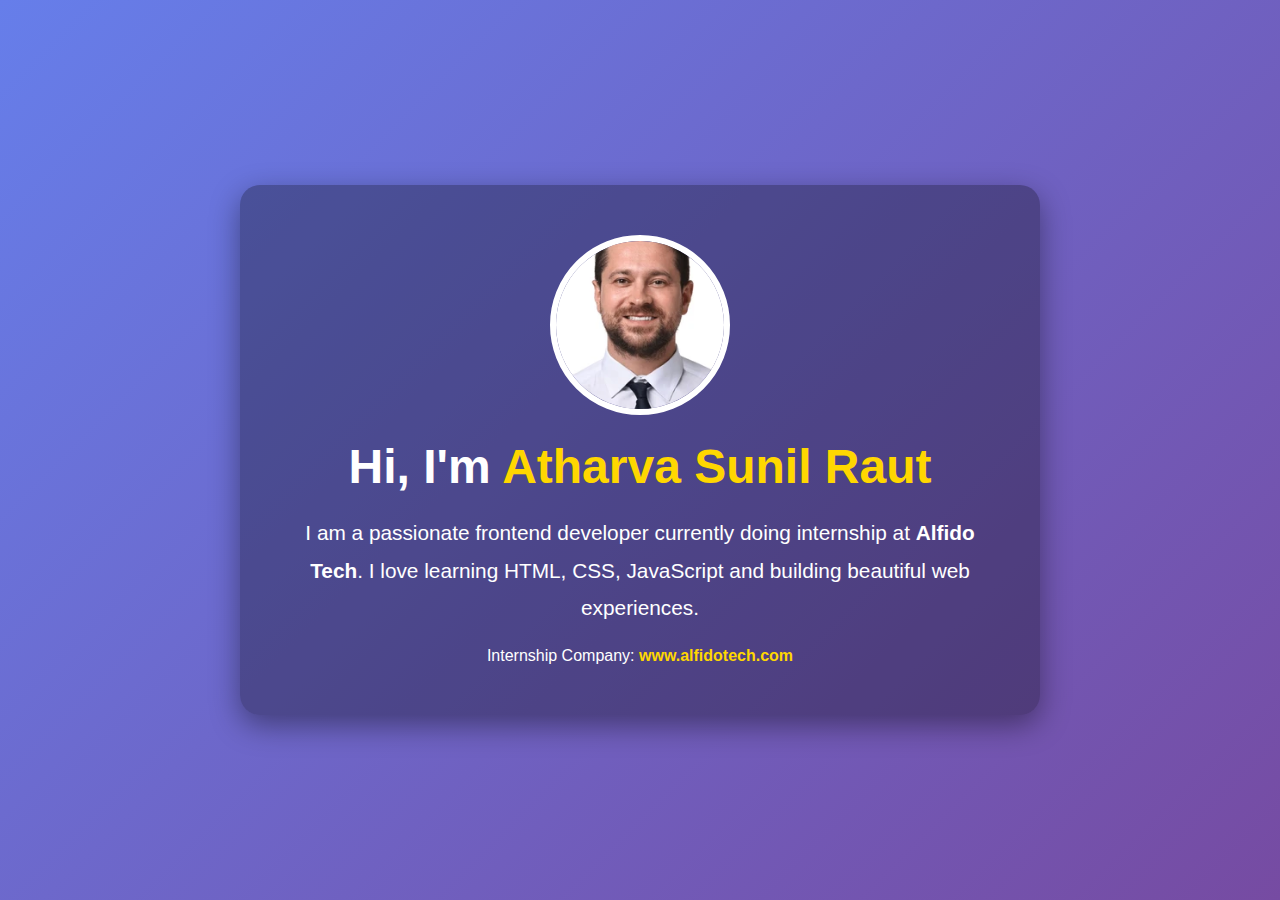
<file: ALFIDO INTERSHIP TASKS/Task-01-Simple-Webpage-Atharva/index.html>
<!DOCTYPE html>
<html lang="en">
<head>
    <meta charset="UTF-8">
    <meta name="viewport" content="width=device-width, initial-scale=1.0">
    <title>Task 1 - Simple Webpage | Your Name</title>
    <link rel="stylesheet" href="style.css">
</head>
<body>
    <div class="container">
        <img src="images/profile.jpg" alt="Your Name">
        <h1>Hi, I'm <span>Atharva Sunil Raut</span></h1>
        <p class="bio">
            I am a passionate frontend developer currently doing internship at <strong>Alfido Tech</strong>. 
            I love learning HTML, CSS, JavaScript and building beautiful web experiences.
        </p>
        <p class="company">
            Internship Company: <a href="http://www.alfidotech.com" target="_blank">www.alfidotech.com</a>
        </p>
    </div>
</body>
</html>
</file>
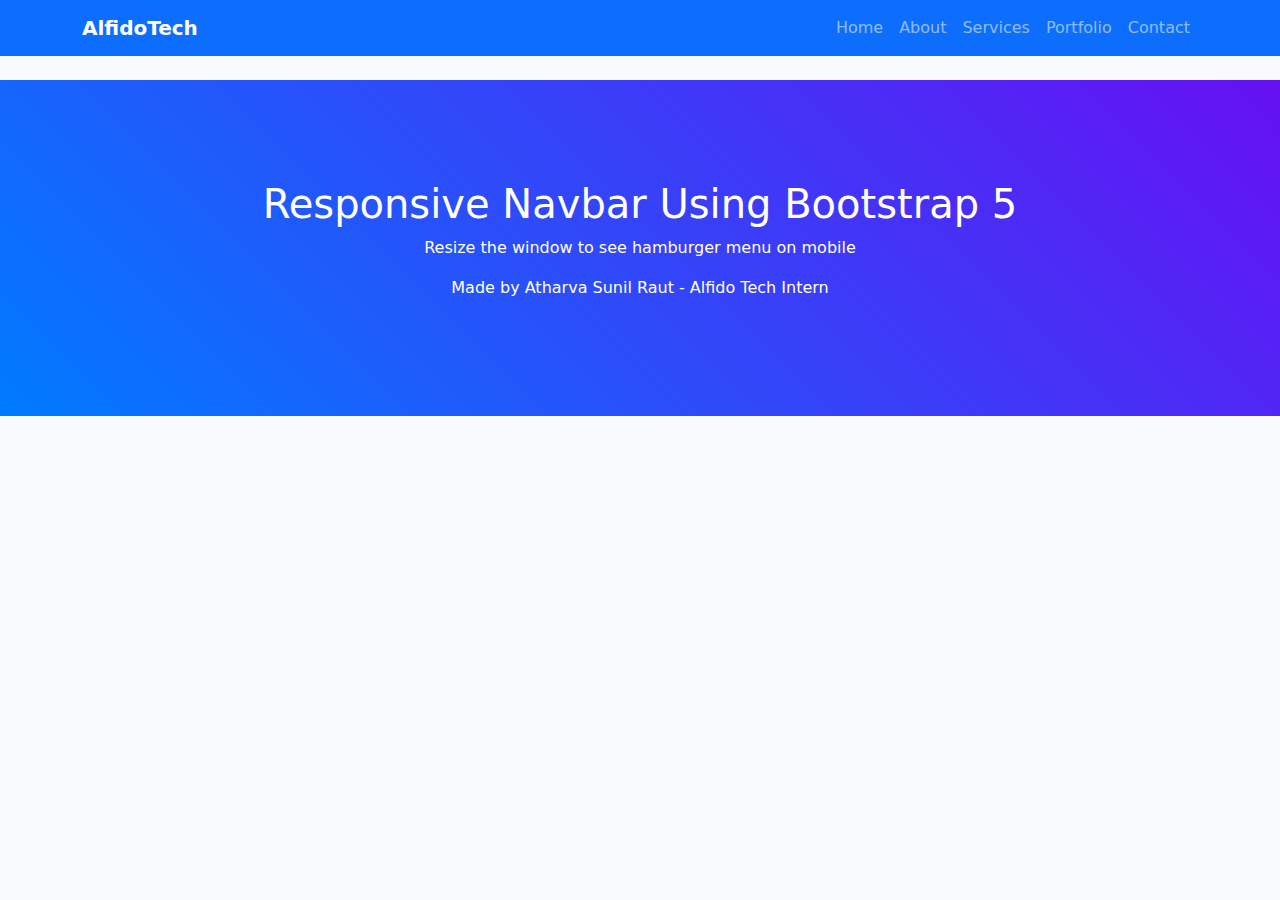
<file: ALFIDO INTERSHIP TASKS/Task-02-Responsive-Navbar-Atharva/index.html>
<!DOCTYPE html>
<html lang="en">
<head>
    <meta charset="UTF-8">
    <meta name="viewport" content="width=device-width, initial-scale=1.0">
    <title>Task 2 - Responsive Navbar | Your Name</title>
    <link href="https://cdn.jsdelivr.net/npm/bootstrap@5.3.3/dist/css/bootstrap.min.css" rel="stylesheet">
    <style>
        body { padding-top: 80px; background: #f8f9fa; }
        .navbar-brand { font-weight: bold; }
        .hero { text-align: center; padding: 100px 20px; background: linear-gradient(45deg, #007bff, #6610f2); color: white; }
    </style>
</head>
<body>

    <nav class="navbar navbar-expand-lg navbar-dark bg-primary fixed-top">
        <div class="container">
            <a class="navbar-brand" href="#">AlfidoTech</a>
            <button class="navbar-toggler" type="button" data-bs-toggle="collapse" data-bs-target="#nav">
                <span class="navbar-toggler-icon"></span>
            </button>
            <div class="collapse navbar-collapse" id="nav">
                <ul class="navbar-nav ms-auto">
                    <li class="nav-item"><a class="nav-link" href="#">Home</a></li>
                    <li class="nav-item"><a class="nav-link" href="#">About</a></li>
                    <li class="nav-item"><a class="nav-link" href="#">Services</a></li>
                    <li class="nav-item"><a class="nav-link" href="#">Portfolio</a></li>
                    <li class="nav-item"><a class="nav-link" href="#">Contact</a></li>
                </ul>
            </div>
        </div>
    </nav>

    <div class="hero">
        <h1>Responsive Navbar Using Bootstrap 5</h1>
        <p>Resize the window to see hamburger menu on mobile</p>
        <p>Made by Atharva Sunil Raut - Alfido Tech Intern</p>
    </div>

    <script src="https://cdn.jsdelivr.net/npm/bootstrap@5.3.3/dist/js/bootstrap.bundle.min.js"></script>
</body>
</html>
</file>
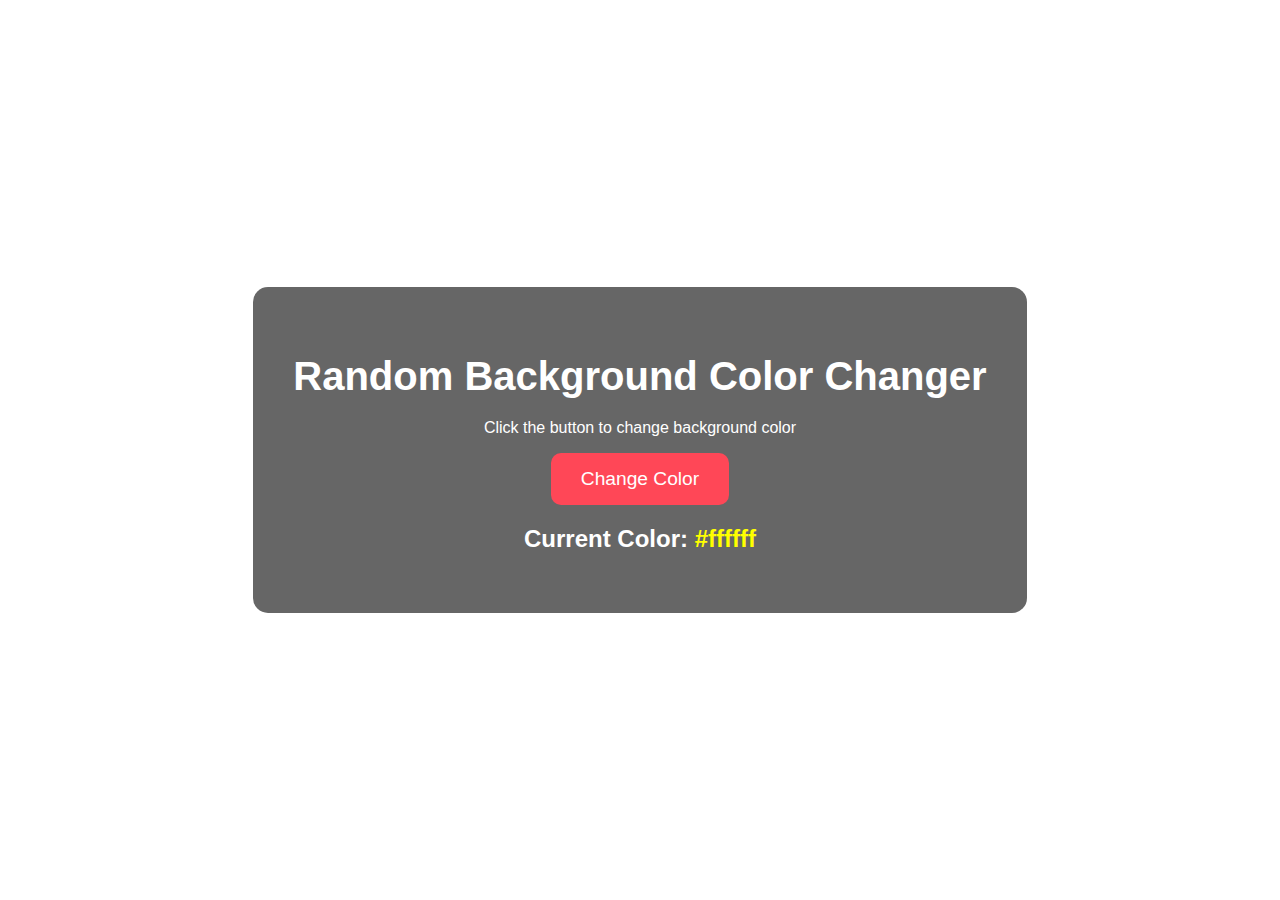
<file: ALFIDO INTERSHIP TASKS/Task-03-Random-Color-Changer-Atharva/index.html>
<!DOCTYPE html>
<html lang="en">
<head>
    <meta charset="UTF-8">
    <meta name="viewport" content="width=device-width, initial-scale=1.0">
    <title>Task 3 - Color Changer | Your Name</title>
    <link rel="stylesheet" href="style.css">
</head>
<body>
    <div class="container">
        <h1>Random Background Color Changer</h1>
        <p>Click the button to change background color</p>
        <button id="changeBtn">Change Color</button>
        <h2>Current Color: <span id="color">#ffffff</span></h2>
    </div>
    <script src="script.js"></script>
</body>
</html>
</file>
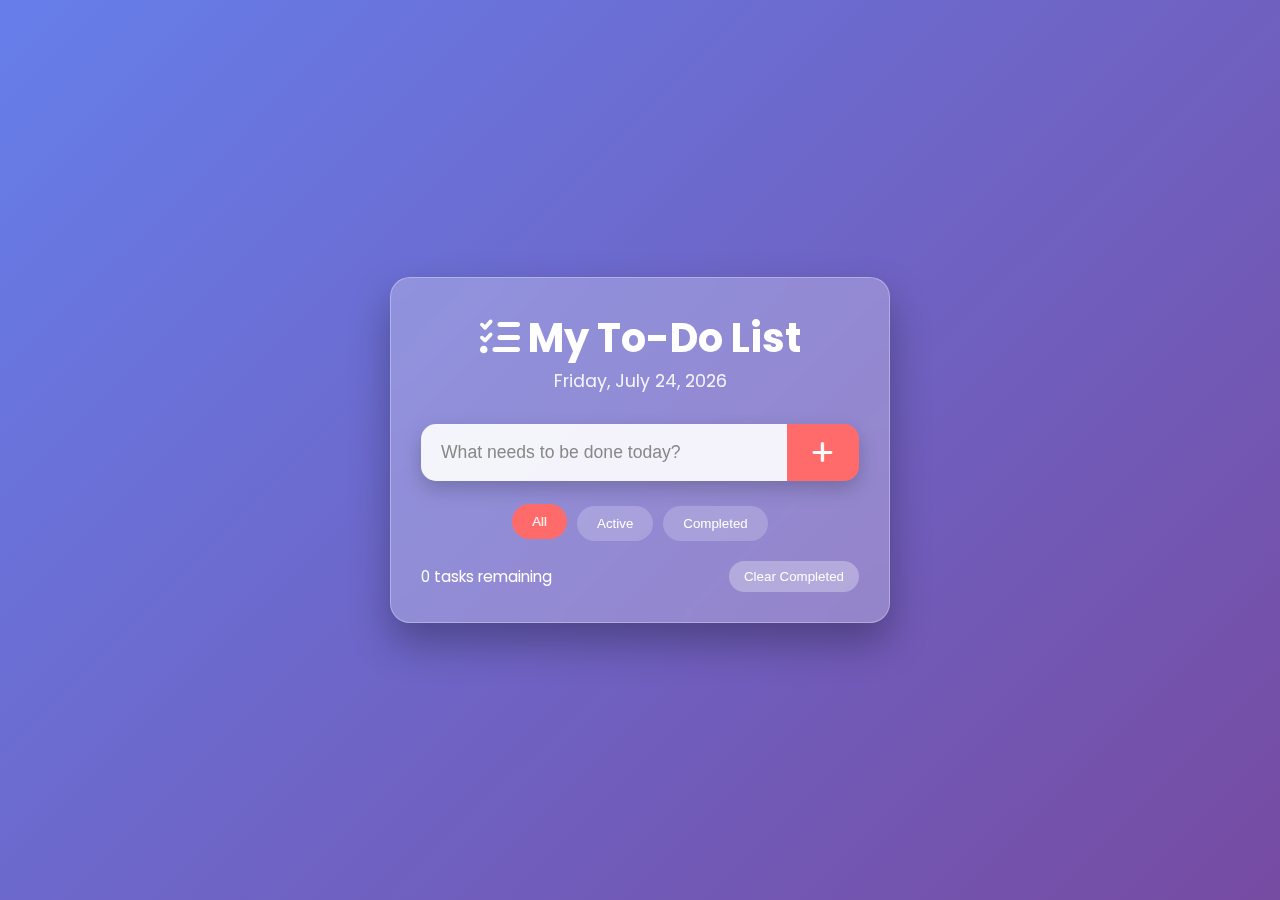
<file: ALFIDO INTERSHIP TASKS/Task-04-ToDo-List-App-Atharva/index.html>
<!DOCTYPE html>
<html lang="en">
<head>
    <meta charset="UTF-8">
    <meta name="viewport" content="width=device-width, initial-scale=1.0">
    <title>Advanced To-Do List | Your Name - Alfido Tech</title>
    <link rel="stylesheet" href="style.css">
    <link href="https://fonts.googleapis.com/css2?family=Poppins:wght@400;500;600;700&display=swap" rel="stylesheet">
    <link rel="stylesheet" href="https://cdnjs.cloudflare.com/ajax/libs/font-awesome/6.5.0/css/all.min.css">
</head>
<body>
    <div class="container">
        <header>
            <h1><i class="fas fa-tasks"></i> My To-Do List</h1>
            <p id="date"></p>
        </header>

        <div class="input-section">
            <input type="text" id="taskInput" placeholder="What needs to be done today?" autocomplete="off">
            <button id="addBtn"><i class="fas fa-plus"></i></button>
        </div>

        <div class="filters">
            <button class="filter-btn active" data-filter="all">All</button>
            <button class="filter-btn" data-filter="active">Active</button>
            <button class="filter-btn" data-filter="completed">Completed</button>
        </div>

        <ul id="taskList"></ul>

        <div class="footer">
            <span id="taskCount">0 tasks remaining</span>
            <button id="clearCompleted">Clear Completed</button>
        </div>
    </div>

    <script src="script.js"></script>
</body>
</html>
</file>
<file: ALFIDO INTERSHIP TASKS/Task-01-Simple-Webpage-Atharva/style.css>
* {
    margin: 0;
    padding: 0;
    box-sizing: border-box;
}

body {
    font-family: 'Segoe UI', Tahoma, Geneva, Verdana, sans-serif;
    background: linear-gradient(135deg, #667eea, #764ba2);
    color: white;
    min-height: 100vh;
    display: flex;
    align-items: center;
    justify-content: center;
}

.container {
    text-align: center;
    background: rgba(0,0,0,0.3);
    padding: 50px;
    border-radius: 20px;
    box-shadow: 0 10px 30px rgba(0,0,0,0.4);
}

img {
    width: 180px;
    height: 180px;
    border-radius: 50%;
    border: 6px solid white;
    margin-bottom: 20px;
    object-fit: cover;
}

h1 {
    font-size: 3rem;
    margin-bottom: 20px;
}

h1 span {
    color: #ffd700;
}

.bio {
    font-size: 1.3rem;
    max-width: 700px;
    margin: 20px auto;
    line-height: 1.8;
}

.company a {
    color: #ffd700;
    text-decoration: none;
    font-weight: bold;
}
</file>
<file: ALFIDO INTERSHIP TASKS/Task-03-Random-Color-Changer-Atharva/style.css>
body {
    margin: 0;
    height: 100vh;
    display: flex;
    align-items: center;
    justify-content: center;
    transition: background 0.5s;
    font-family: Arial, sans-serif;
}

.container {
    text-align: center;
    background: rgba(0,0,0,0.6);
    color: white;
    padding: 40px;
    border-radius: 15px;
}

h1 { font-size: 2.5rem; margin-bottom: 20px; }
button {
    padding: 15px 30px;
    font-size: 1.2rem;
    background: #ff4757;
    color: white;
    border: none;
    border-radius: 10px;
    cursor: pointer;
    transition: 0.3s;
}
button:hover { transform: scale(1.1); background: #ff3742; }
#color { color: #ffff00; font-weight: bold; }
</file>
<file: ALFIDO INTERSHIP TASKS/Task-04-ToDo-List-App-Atharva/style.css>
* {
    margin: 0;
    padding: 0;
    box-sizing: border-box;
}

body {
    font-family: 'Poppins', sans-serif;
    background: linear-gradient(135deg, #667eea 0%, #764ba2 100%);
    min-height: 100vh;
    padding: 20px;
    display: flex;
    align-items: center;
    justify-content: center;
    color: #333;
}

.container {
    background: rgba(255, 255, 255, 0.25);
    backdrop-filter: blur(15px);
    -webkit-backdrop-filter: blur(15px);
    border-radius: 20px;
    box-shadow: 0 20px 40px rgba(0,0,0,0.3);
    width: 100%;
    max-width: 500px;
    padding: 30px;
    border: 1px solid rgba(255,255,255,0.3);
    animation: fadeIn 0.8s ease;
}

@keyframes fadeIn {
    from { opacity: 0; transform: translateY(-30px); }
    to { opacity: 1; transform: translateY(0); }
}

header {
    text-align: center;
    margin-bottom: 30px;
}

header h1 {
    color: white;
    font-size: 2.5rem;
    font-weight: 700;
}

header p {
    color: rgba(255,255,255,0.9);
    font-size: 1.1rem;
}

.input-section {
    display: flex;
    margin-bottom: 25px;
    box-shadow: 0 8px 20px rgba(0,0,0,0.2);
    border-radius: 15px;
    overflow: hidden;
}

#taskInput {
    flex: 1;
    padding: 18px 20px;
    font-size: 1.1rem;
    border: none;
    outline: none;
    background: rgba(255,255,255,0.9);
    color: #333;
}

#taskInput::placeholder {
    color: #888;
}

#addBtn {
    padding: 0 25px;
    background: #ff6b6b;
    color: white;
    border: none;
    font-size: 1.5rem;
    cursor: pointer;
    transition: 0.3s;
}

#addBtn:hover {
    background: #ff5252;
    transform: scale(1.05);
}

.filters {
    display: flex;
    justify-content: center;
    gap: 10px;
    margin-bottom: 20px;
}

.filter-btn {
    padding: 10px 20px;
    background: rgba(255,255,255,0.2);
    color: white;
    border: none;
    border-radius: 50px;
    cursor: pointer;
    transition: 0.3s;
    font-weight: 500;
}

.filter-btn.active, .filter-btn:hover {
    background: #ff6b6b;
    transform: translateY(-2px);
}

#taskList {
    list-style: none;
    margin-bottom: 20px;
}

.task-item {
    background: rgba(255,255,255,0.9);
    padding: 15px 20px;
    margin: 10px 0;
    border-radius: 15px;
    display: flex;
    align-items: center;
    justify-content: space-between;
    box-shadow: 0 5px 15px rgba(0,0,0,0.1);
    animation: slideIn 0.4s ease;
    transition: all 0.3s;
}

@keyframes slideIn {
    from { opacity: 0; transform: translateX(-50px); }
    to { opacity: 1; transform: translateX(0); }
}

.task-item.completed {
    opacity: 0.7;
    text-decoration: line-through;
    background: #e0e0e0;
}

.task-text {
    flex: 1;
    font-size: 1.1rem;
    cursor: pointer;
}

.task-actions button {
    background: none;
    border: none;
    font-size: 1.3rem;
    margin-left: 10px;
    cursor: pointer;
    padding: 5px;
    border-radius: 50%;
    transition: 0.3s;
}

.complete-btn { color: #4CAF50; }
.complete-btn:hover { background: rgba(76,175,80,0.2); }

.delete-btn { color: #ff4757; }
.delete-btn:hover { background: rgba(255,71,87,0.2); transform: scale(1.2); }

.footer {
    display: flex;
    justify-content: space-between;
    align-items: center;
    color: white;
    font-size: 0.95rem;
}

#clearCompleted {
    background: rgba(255,255,255,0.3);
    color: white;
    border: none;
    padding: 8px 15px;
    border-radius: 20px;
    cursor: pointer;
    transition: 0.3s;
}

#clearCompleted:hover {
    background: #ff4757;
}
</file>
